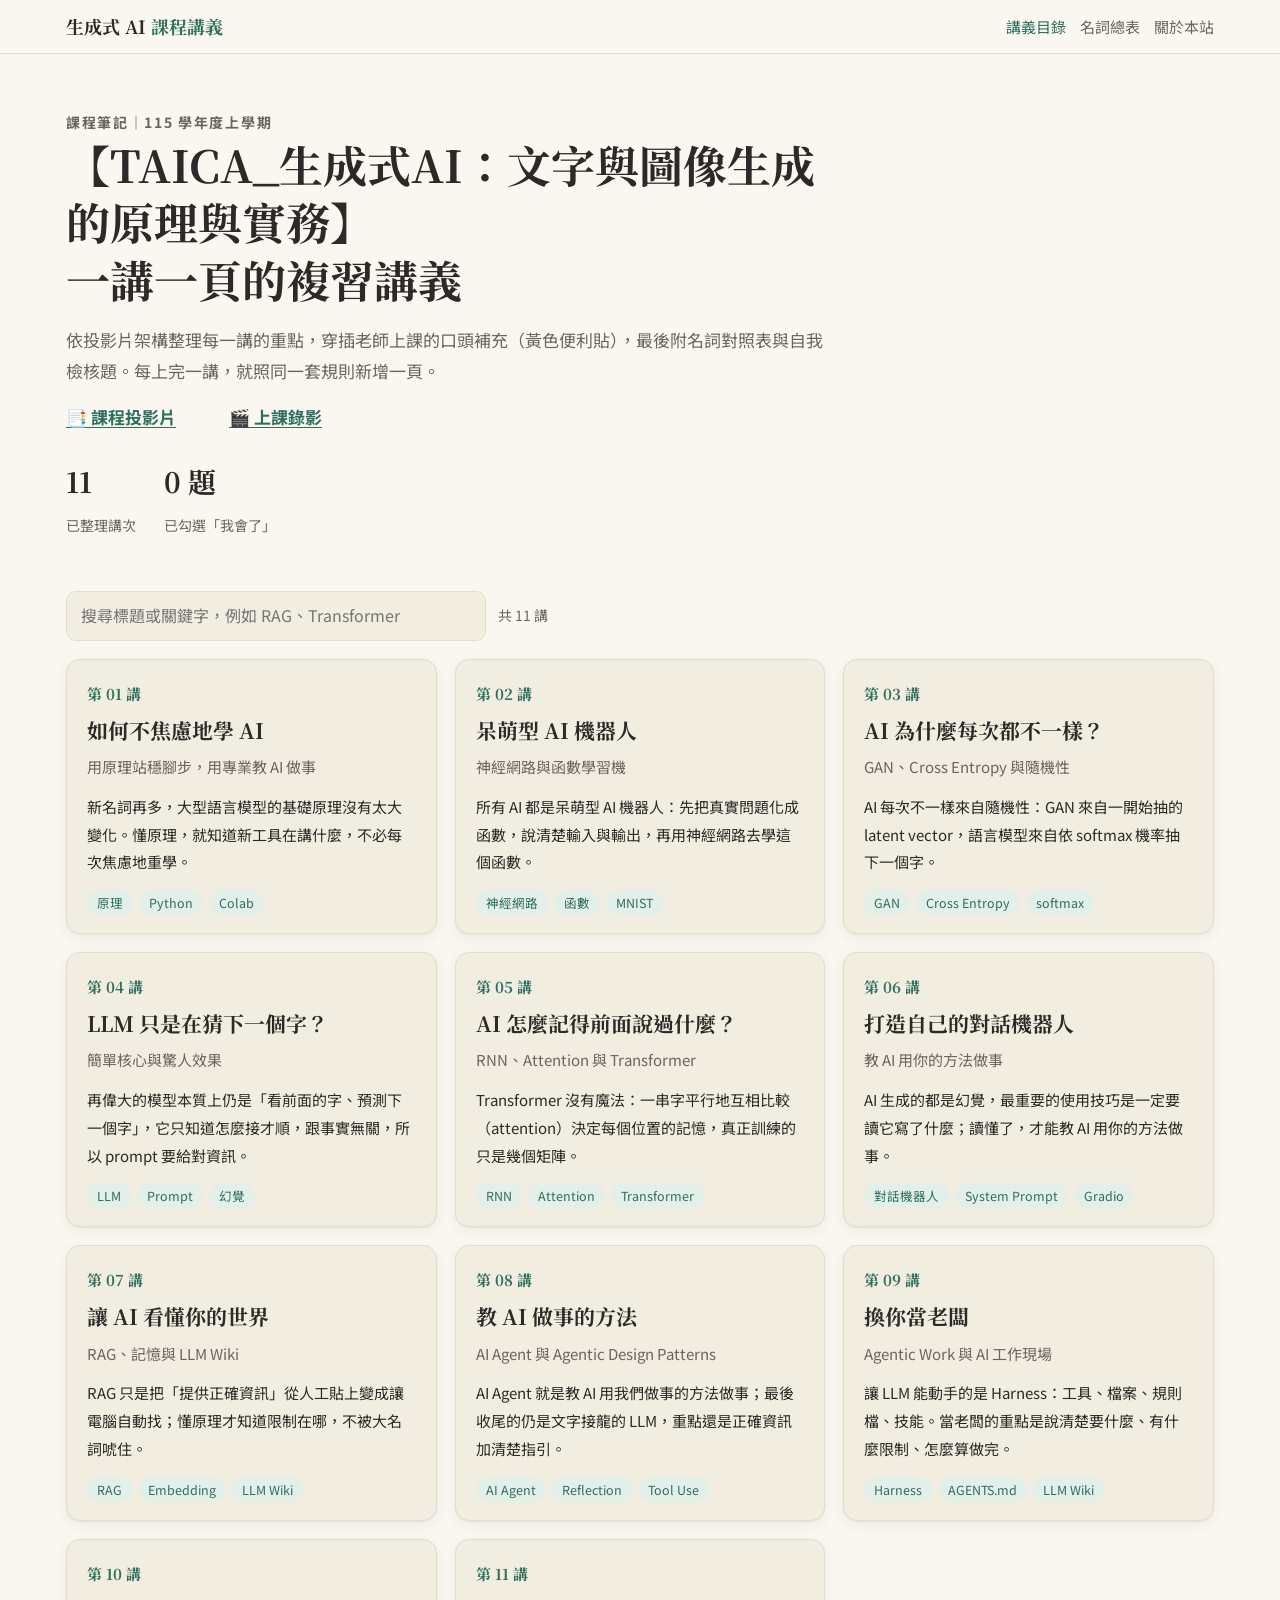
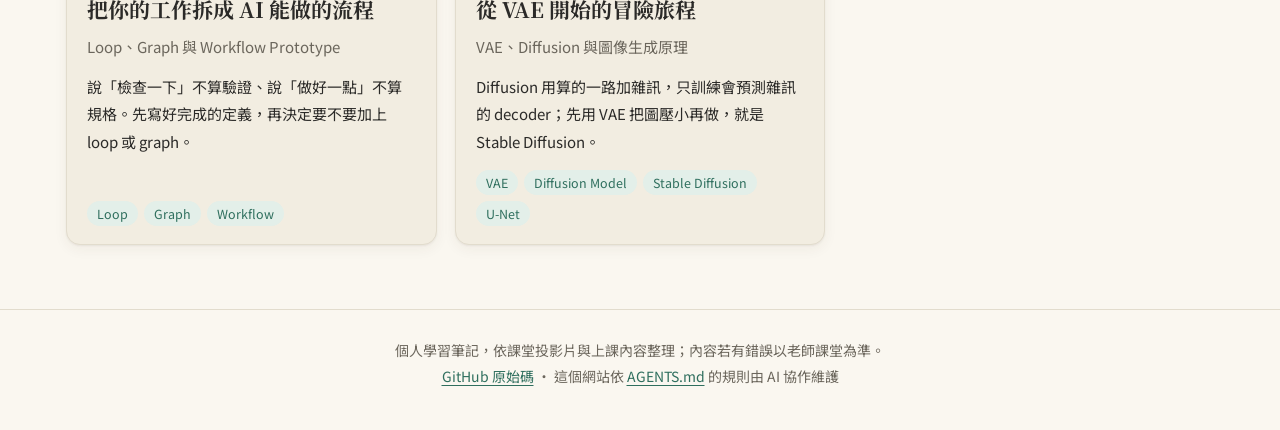
<file: index.html>
<!doctype html>
<html lang="zh-Hant-TW">
<head>
  <meta charset="utf-8">
  <meta name="viewport" content="width=device-width, initial-scale=1">
  <title>生成式 AI 課程講義</title>
  <meta name="description" content="【TAICA_生成式AI：文字與圖像生成的原理與實務】課程的個人講義網站：每一講的投影片重點、老師補充、名詞對照與自我檢核。">
  <link rel="preconnect" href="https://fonts.googleapis.com">
  <link rel="preconnect" href="https://fonts.gstatic.com" crossorigin>
  <link href="https://fonts.googleapis.com/css2?family=Noto+Sans+TC:wght@400;700&family=Noto+Serif+TC:wght@700&display=swap" rel="stylesheet">
  <link rel="stylesheet" href="assets/style.css">
</head>
<body>
  <main class="page">
    <section class="hero">
      <p class="eyebrow" id="term">課程筆記</p>
      <h1>【TAICA_生成式AI：文字與圖像生成的原理與實務】<br>一講一頁的複習講義</h1>
      <p>依投影片架構整理每一講的重點，穿插老師上課的口頭補充（黃色便利貼），最後附名詞對照表與自我檢核題。每上完一講，就照同一套規則新增一頁。</p>
      <p class="hero-links"><a href="https://yenlung.me/1151GenAI" target="_blank" rel="noopener">📑 課程投影片</a>　<a href="https://www.youtube.com/@ive-iveai/streams" target="_blank" rel="noopener">🎬 上課錄影</a></p>
      <div class="stats">
        <div><b id="stat-lessons">–</b><span>已整理講次</span></div>
        <div><b id="stat-quiz">–</b><span>已勾選「我會了」</span></div>
      </div>
    </section>

    <div class="toolbar">
      <input class="search" id="search" type="search" placeholder="搜尋標題或關鍵字，例如 RAG、Transformer" aria-label="搜尋講義">
      <span class="count" id="count"></span>
    </div>
    <ul class="cards" id="cards"><li class="loading">載入講義目錄中…</li></ul>
  </main>

  <script src="assets/common.js"></script>
  <script>
    renderChrome("home");
    const cardsEl = document.getElementById("cards");

    function progress(id) {
      const total = +(store(`quiz-${id}-total`) || 0);
      const done = +(store(`quiz-${id}-done`) || 0);
      return { total, done };
    }

    function card(l) {
      const p = progress(l.id);
      const prog = p.total ? `<span class="progress">自我檢核 ${p.done} / ${p.total}</span>` : "";
      return `<li><a class="card" href="lesson.html?id=${esc(l.id)}">
        <span class="num">第 ${esc(l.id)} 講</span>
        <h2>${esc(l.title)}</h2>
        <p class="sub">${esc(l.subtitle)}</p>
        <p class="sum">${esc(l.summary)}</p>
        <span class="tags">${l.tags.map((t) => `<span class="tag">${esc(t)}</span>`).join("")}</span>
        ${prog}
      </a></li>`;
    }

    loadLessons().then((data) => {
      const lessons = data.lessons;
      document.getElementById("term").textContent = `課程筆記｜${data.term}`;
      document.getElementById("stat-lessons").textContent = lessons.length;
      const done = lessons.reduce((s, l) => s + progress(l.id).done, 0);
      const total = lessons.reduce((s, l) => s + progress(l.id).total, 0);
      document.getElementById("stat-quiz").textContent = total ? `${done} 題` : "0 題";

      const search = document.getElementById("search");
      const draw = () => {
        const q = search.value.trim().toLowerCase();
        const hit = lessons.filter((l) =>
          !q || [l.id, l.title, l.subtitle, l.summary, ...l.tags].join(" ").toLowerCase().includes(q));
        cardsEl.innerHTML = hit.length ? hit.map(card).join("") : `<li class="empty">找不到符合「${esc(search.value)}」的講義。</li>`;
        document.getElementById("count").textContent = q ? `找到 ${hit.length} 講` : `共 ${lessons.length} 講`;
      };
      search.addEventListener("input", draw);
      draw();
    }).catch((e) => {
      cardsEl.innerHTML = `<li class="empty">${esc(e.message)}。如果是直接雙擊打開檔案，請改用本機伺服器預覽（見 README）。</li>`;
    });
  </script>
</body>
</html>
</file>
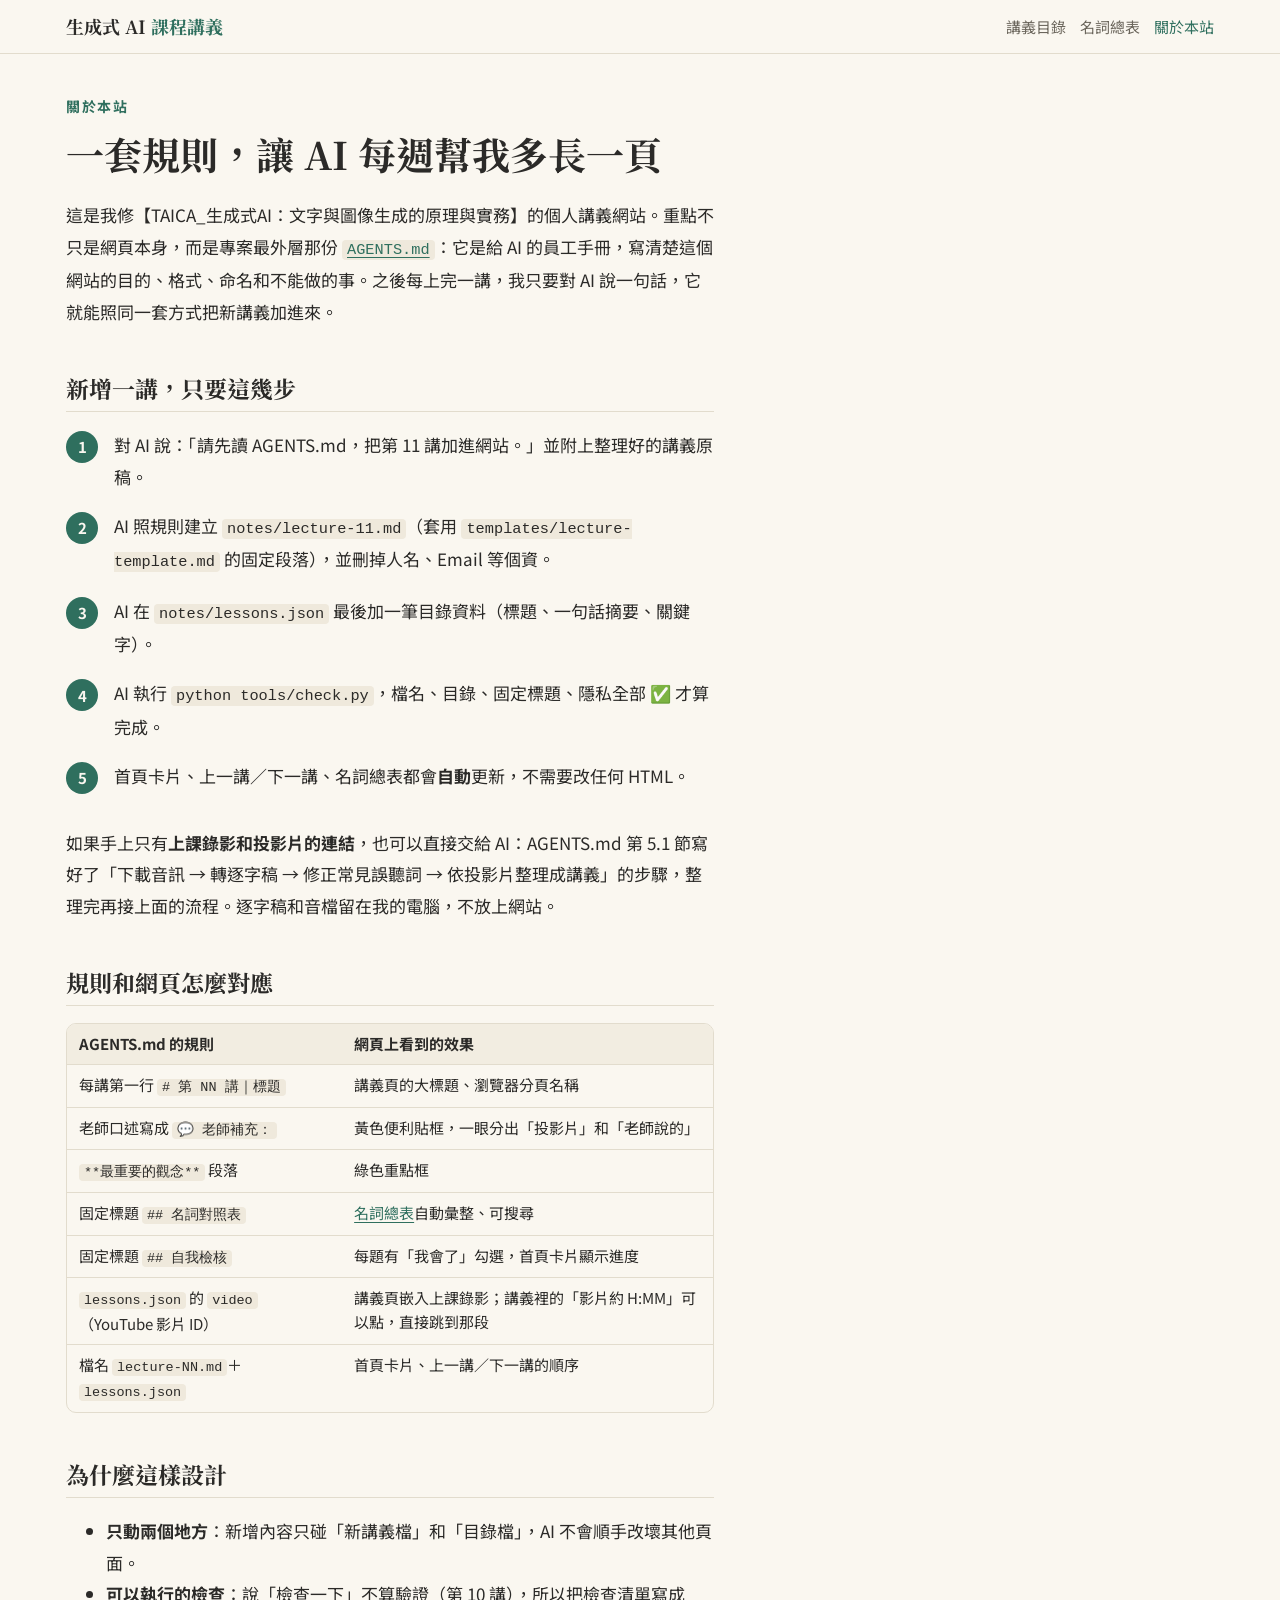
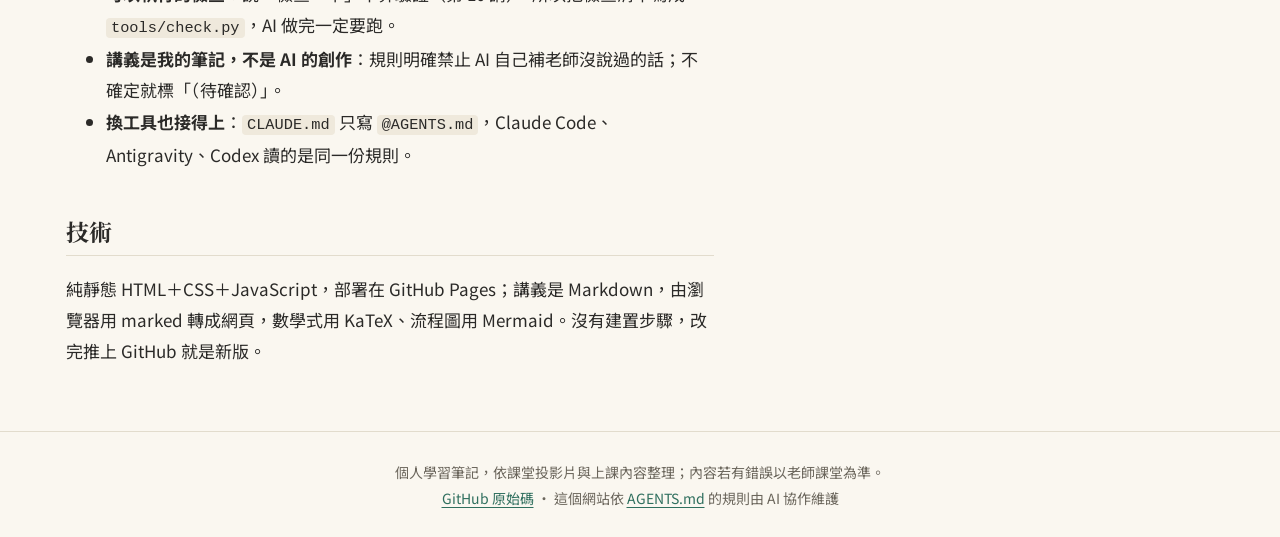
<file: about.html>
<!doctype html>
<html lang="zh-Hant-TW">
<head>
  <meta charset="utf-8">
  <meta name="viewport" content="width=device-width, initial-scale=1">
  <title>關於本站｜生成式 AI 課程講義</title>
  <link rel="preconnect" href="https://fonts.googleapis.com">
  <link rel="preconnect" href="https://fonts.gstatic.com" crossorigin>
  <link href="https://fonts.googleapis.com/css2?family=Noto+Sans+TC:wght@400;700&family=Noto+Serif+TC:wght@700&display=swap" rel="stylesheet">
  <link rel="stylesheet" href="assets/style.css">
</head>
<body>
  <main class="page">
    <article class="prose article">
      <p class="eyebrow">關於本站</p>
      <h1>一套規則，讓 AI 每週幫我多長一頁</h1>
      <p>這是我修【TAICA_生成式AI：文字與圖像生成的原理與實務】的個人講義網站。重點不只是網頁本身，而是專案最外層那份 <a id="agents-link" href="#"><code>AGENTS.md</code></a>：它是給 AI 的員工手冊，寫清楚這個網站的目的、格式、命名和不能做的事。之後每上完一講，我只要對 AI 說一句話，它就能照同一套方式把新講義加進來。</p>

      <h2>新增一講，只要這幾步</h2>
      <ol class="steps">
        <li>對 AI 說：「請先讀 AGENTS.md，把第 11 講加進網站。」並附上整理好的講義原稿。</li>
        <li>AI 照規則建立 <code>notes/lecture-11.md</code>（套用 <code>templates/lecture-template.md</code> 的固定段落），並刪掉人名、Email 等個資。</li>
        <li>AI 在 <code>notes/lessons.json</code> 最後加一筆目錄資料（標題、一句話摘要、關鍵字）。</li>
        <li>AI 執行 <code>python tools/check.py</code>，檔名、目錄、固定標題、隱私全部 ✅ 才算完成。</li>
        <li>首頁卡片、上一講／下一講、名詞總表都會<strong>自動</strong>更新，不需要改任何 HTML。</li>
      </ol>

      <p>如果手上只有<strong>上課錄影和投影片的連結</strong>，也可以直接交給 AI：AGENTS.md 第 5.1 節寫好了「下載音訊 → 轉逐字稿 → 修正常見誤聽詞 → 依投影片整理成講義」的步驟，整理完再接上面的流程。逐字稿和音檔留在我的電腦，不放上網站。</p>

      <h2>規則和網頁怎麼對應</h2>
      <div class="table-wrap"><table>
        <thead><tr><th>AGENTS.md 的規則</th><th>網頁上看到的效果</th></tr></thead>
        <tbody>
          <tr><td>每講第一行 <code># 第 NN 講｜標題</code></td><td>講義頁的大標題、瀏覽器分頁名稱</td></tr>
          <tr><td>老師口述寫成 <code>💬 老師補充：</code></td><td>黃色便利貼框，一眼分出「投影片」和「老師說的」</td></tr>
          <tr><td><code>**最重要的觀念**</code> 段落</td><td>綠色重點框</td></tr>
          <tr><td>固定標題 <code>## 名詞對照表</code></td><td><a href="glossary.html">名詞總表</a>自動彙整、可搜尋</td></tr>
          <tr><td>固定標題 <code>## 自我檢核</code></td><td>每題有「我會了」勾選，首頁卡片顯示進度</td></tr>
          <tr><td><code>lessons.json</code> 的 <code>video</code>（YouTube 影片 ID）</td><td>講義頁嵌入上課錄影；講義裡的「影片約 H:MM」可以點，直接跳到那段</td></tr>
          <tr><td>檔名 <code>lecture-NN.md</code>＋<code>lessons.json</code></td><td>首頁卡片、上一講／下一講的順序</td></tr>
        </tbody>
      </table></div>

      <h2>為什麼這樣設計</h2>
      <ul>
        <li><strong>只動兩個地方</strong>：新增內容只碰「新講義檔」和「目錄檔」，AI 不會順手改壞其他頁面。</li>
        <li><strong>可以執行的檢查</strong>：說「檢查一下」不算驗證（第 10 講），所以把檢查清單寫成 <code>tools/check.py</code>，AI 做完一定要跑。</li>
        <li><strong>講義是我的筆記，不是 AI 的創作</strong>：規則明確禁止 AI 自己補老師沒說過的話；不確定就標「（待確認）」。</li>
        <li><strong>換工具也接得上</strong>：<code>CLAUDE.md</code> 只寫 <code>@AGENTS.md</code>，Claude Code、Antigravity、Codex 讀的是同一份規則。</li>
      </ul>

      <h2>技術</h2>
      <p>純靜態 HTML＋CSS＋JavaScript，部署在 GitHub Pages；講義是 Markdown，由瀏覽器用 marked 轉成網頁，數學式用 KaTeX、流程圖用 Mermaid。沒有建置步驟，改完推上 GitHub 就是新版。</p>
    </article>
  </main>
  <script src="assets/common.js"></script>
  <script>
    renderChrome("about");
    document.getElementById("agents-link").href = `${SITE.repo}/blob/main/AGENTS.md`;
  </script>
</body>
</html>
</file>
<file: assets/style.css>
/* 全站唯一樣式表。顏色只用這裡的變數（見 AGENTS.md 第 6 節）。 */
:root {
  --paper: #faf7f0;        /* 米白底 */
  --paper-2: #f2ede1;      /* 卡片、表頭 */
  --ink: #2b2a28;          /* 深墨文字 */
  --ink-soft: #6b665c;     /* 次要文字 */
  --line: #e2dccd;         /* 分隔線 */
  --accent: #2f6f5e;       /* 墨綠：連結、重點框 */
  --accent-soft: #e3efe9;
  --marker: #fff1b8;       /* 螢光黃：只給 💬 老師補充 */
  --marker-edge: #e6c34a;
  --code-bg: #efe9dc;
  --shadow: 0 1px 2px rgba(60, 50, 30, .06), 0 4px 14px rgba(60, 50, 30, .06);
  --serif: "Noto Serif TC", "Songti TC", serif;
  --sans: "Noto Sans TC", "PingFang TC", "Microsoft JhengHei", sans-serif;
  --mono: ui-monospace, "Cascadia Code", Consolas, monospace;
  --measure: 72ch;
  color-scheme: light;
}

@media (prefers-color-scheme: dark) {
  :root {
    --paper: #1c1b19;
    --paper-2: #262421;
    --ink: #ece7dc;
    --ink-soft: #a9a294;
    --line: #3a3732;
    --accent: #7cc4ad;
    --accent-soft: #23332d;
    --marker: #3b3420;
    --marker-edge: #b8973a;
    --code-bg: #2a2825;
    --shadow: 0 1px 2px rgba(0, 0, 0, .3);
    color-scheme: dark;
  }
}

* { box-sizing: border-box; }
html { -webkit-text-size-adjust: 100%; }
body {
  margin: 0;
  background: var(--paper);
  color: var(--ink);
  font-family: var(--sans);
  font-size: 17px;
  line-height: 1.85;
}
a { color: var(--accent); text-underline-offset: 3px; }
a:hover { text-decoration-thickness: 2px; }
img { max-width: 100%; }

/* ---------- 頁首／頁尾 ---------- */
.site-header {
  border-bottom: 1px solid var(--line);
  background: var(--paper);
  position: sticky; top: 0; z-index: 10;
}
.site-header .wrap {
  display: flex; align-items: center; gap: 16px;
  max-width: 1180px; margin: 0 auto; padding: 10px 16px;
}
.brand {
  font-family: var(--serif); font-weight: 700; font-size: 18px;
  color: var(--ink); text-decoration: none; margin-right: auto;
  white-space: nowrap; overflow: hidden; text-overflow: ellipsis;
}
.brand span { color: var(--accent); }
.site-nav { display: flex; gap: 14px; font-size: 15px; }
.site-nav a { color: var(--ink-soft); text-decoration: none; white-space: nowrap; }
.site-nav a[aria-current="page"], .site-nav a:hover { color: var(--accent); }
.site-footer {
  border-top: 1px solid var(--line);
  color: var(--ink-soft); font-size: 14px;
  padding: 28px 16px 40px; text-align: center; margin-top: 64px;
}

.page { max-width: 1180px; margin: 0 auto; padding: 0 16px; }

/* ---------- 首頁 ---------- */
.hero { padding: 56px 0 28px; max-width: 760px; }
.eyebrow { color: var(--accent); font-size: 14px; letter-spacing: .12em; font-weight: 700; margin: 0 0 8px; }
.hero h1 { font-family: var(--serif); font-size: clamp(30px, 6vw, 44px); line-height: 1.3; margin: 0 0 16px; }
.hero p { color: var(--ink-soft); margin: 0; }
.hero p.hero-links { margin-top: 14px; display: flex; flex-wrap: wrap; gap: 6px 18px; font-weight: 700; }
.stats { display: flex; gap: 28px; margin: 24px 0 0; flex-wrap: wrap; }
.stats b { display: block; font-family: var(--serif); font-size: 28px; color: var(--ink); }
.stats span { font-size: 14px; color: var(--ink-soft); }

.toolbar { display: flex; gap: 12px; align-items: center; margin: 24px 0 18px; flex-wrap: wrap; }
.search {
  flex: 1 1 260px; max-width: 420px;
  font: inherit; font-size: 16px; color: var(--ink);
  background: var(--paper-2); border: 1px solid var(--line);
  border-radius: 10px; padding: 9px 14px;
}
.search:focus { outline: 2px solid var(--accent); outline-offset: 1px; }
.toolbar .count { color: var(--ink-soft); font-size: 14px; }

.cards { display: grid; grid-template-columns: repeat(auto-fill, minmax(300px, 1fr)); gap: 18px; padding: 0; margin: 0; list-style: none; }
.card {
  display: flex; flex-direction: column; gap: 8px;
  background: var(--paper-2); border: 1px solid var(--line); border-radius: 14px;
  padding: 20px 20px 18px; color: inherit; text-decoration: none;
  box-shadow: var(--shadow); transition: transform .15s, border-color .15s;
  height: 100%;
}
.card:hover { transform: translateY(-2px); border-color: var(--accent); }
.card .num { font-family: var(--serif); font-size: 15px; color: var(--accent); font-weight: 700; }
.card h2 { font-family: var(--serif); font-size: 21px; line-height: 1.4; margin: 0; }
.card .sub { color: var(--ink-soft); font-size: 15px; margin: 0; }
.card .sum { font-size: 15px; margin: 4px 0 0; flex: 1; }
.tags { display: flex; flex-wrap: wrap; gap: 6px; margin-top: 6px; }
.tag { font-size: 12.5px; background: var(--accent-soft); color: var(--accent); border-radius: 999px; padding: 1px 10px; }
.card .progress { font-size: 13px; color: var(--ink-soft); }
.empty { color: var(--ink-soft); padding: 24px 0; }

/* ---------- 講義頁 ---------- */
.lesson-layout { display: grid; grid-template-columns: 240px minmax(0, 1fr); gap: 48px; padding-top: 32px; }
.toc { position: sticky; top: 76px; align-self: start; max-height: calc(100vh - 96px); overflow: auto; font-size: 14px; padding-right: 8px; }
.toc h2 { font-size: 13px; letter-spacing: .1em; color: var(--ink-soft); margin: 0 0 8px; }
.toc ol { list-style: none; padding: 0; margin: 0; }
.toc a { display: block; color: var(--ink-soft); text-decoration: none; padding: 4px 0 4px 10px; border-left: 2px solid var(--line); line-height: 1.5; }
.toc a:hover, .toc a.active { color: var(--accent); border-left-color: var(--accent); }
.toc details summary { display: none; }

.article { max-width: var(--measure); min-width: 0; }
.crumb { font-size: 14px; color: var(--ink-soft); margin: 0 0 12px; }
.article h1 { font-family: var(--serif); font-size: clamp(26px, 5vw, 36px); line-height: 1.35; margin: 0 0 20px; }
.article h1 small { display: block; font-size: .55em; color: var(--accent); font-weight: 700; letter-spacing: .08em; margin-bottom: 6px; }
.article h2 { font-family: var(--serif); font-size: 25px; line-height: 1.4; margin: 2.4em 0 .7em; padding-bottom: 6px; border-bottom: 1px solid var(--line); scroll-margin-top: 80px; }
.article h3 { font-size: 19px; margin: 1.8em 0 .5em; scroll-margin-top: 80px; }
.article h4 { font-size: 17px; margin: 1.4em 0 .4em; }
.article p, .article li { overflow-wrap: anywhere; }
.article blockquote { margin: 1em 0; padding: 4px 16px; border-left: 3px solid var(--line); color: var(--ink-soft); }
.article hr { border: 0; border-top: 1px dashed var(--line); margin: 2em 0; }
.article code { font-family: var(--mono); font-size: .9em; background: var(--code-bg); padding: 1px 5px; border-radius: 4px; }
.article pre { background: var(--code-bg); padding: 14px 16px; border-radius: 10px; overflow-x: auto; line-height: 1.6; }
.article pre code { background: none; padding: 0; }
.table-wrap { overflow-x: auto; margin: 1em 0; border: 1px solid var(--line); border-radius: 10px; }
.article table { border-collapse: collapse; width: 100%; font-size: 15px; line-height: 1.6; }
.article th, .article td { padding: 8px 12px; border-bottom: 1px solid var(--line); text-align: left; vertical-align: top; }
.article th { background: var(--paper-2); white-space: nowrap; }
.article tr:last-child td { border-bottom: 0; }
.katex-display { overflow-x: auto; overflow-y: hidden; padding: 4px 0; }
.mermaid { background: var(--paper-2); border-radius: 10px; padding: 12px; overflow-x: auto; text-align: center; }

/* 上課錄影 */
.video { margin: 0 0 1.6em; }
.video-frame { position: relative; aspect-ratio: 16 / 9; background: var(--paper-2); border: 1px solid var(--line); border-radius: 12px; overflow: hidden; }
.video-frame iframe { position: absolute; inset: 0; width: 100%; height: 100%; border: 0; }
.video-note { font-size: 13.5px; color: var(--ink-soft); margin: 8px 0 0; line-height: 1.6; }
a.timestamp { font-variant-numeric: tabular-nums; text-decoration-style: dotted; }
a.timestamp::before { content: "▶ "; font-size: .75em; }

/* 💬 老師補充：螢光便利貼 */
.teacher-note {
  background: var(--marker); border-left: 4px solid var(--marker-edge);
  border-radius: 4px 10px 10px 4px; padding: 10px 16px; margin: 1em 0;
}
.teacher-note > p:first-child { margin: 0 0 4px; font-weight: 700; }
.teacher-note ul, .teacher-note ol { margin: 0; padding-left: 1.3em; }
.teacher-note p:last-child { margin-bottom: 0; }
h2.spoken, h3.spoken { color: var(--ink); }
h2.spoken::after { content: "課堂口述"; font-family: var(--sans); font-size: 12px; font-weight: 700; color: var(--ink); background: var(--marker); border: 1px solid var(--marker-edge); border-radius: 999px; padding: 1px 8px; margin-left: 10px; vertical-align: middle; }

/* 最重要的觀念：綠色重點框 */
.key-idea { background: var(--accent-soft); border: 1px solid var(--accent); border-radius: 12px; padding: 14px 18px; margin: 1.2em 0; }

/* 自我檢核：勾選 */
.quiz { list-style: none; padding: 0; counter-reset: q; }
.quiz li { counter-increment: q; display: flex; gap: 12px; align-items: flex-start; padding: 10px 14px; margin: 8px 0; background: var(--paper-2); border: 1px solid var(--line); border-radius: 10px; }
.quiz li::before { content: counter(q); font-family: var(--serif); font-weight: 700; color: var(--accent); min-width: 1.4em; }
.quiz li .q { flex: 1; }
.quiz label { display: flex; align-items: center; gap: 4px; font-size: 13px; color: var(--ink-soft); white-space: nowrap; cursor: pointer; }
.quiz input { accent-color: var(--accent); width: 18px; height: 18px; }
.quiz li.done { border-color: var(--accent); }
.quiz li.done .q { color: var(--ink-soft); }
.quiz-meter { font-size: 14px; color: var(--ink-soft); }

.pager { display: grid; grid-template-columns: 1fr 1fr; gap: 14px; margin-top: 56px; }
.pager a { display: block; padding: 14px 16px; border: 1px solid var(--line); border-radius: 12px; text-decoration: none; color: inherit; background: var(--paper-2); }
.pager a:hover { border-color: var(--accent); }
.pager small { display: block; color: var(--ink-soft); font-size: 13px; }
.pager .next { text-align: right; grid-column: 2; }
.source-link { font-size: 14px; color: var(--ink-soft); margin-top: 24px; }
.loading { color: var(--ink-soft); padding: 40px 0; }

/* ---------- 名詞總表 ---------- */
.gloss-table td:first-child { font-weight: 700; min-width: 9em; }
.gloss-table td:last-child { white-space: nowrap; }
.gloss-table a { font-size: 13px; }

/* ---------- 關於 ---------- */
.prose { max-width: var(--measure); padding-top: 40px; }
.prose h1 { font-family: var(--serif); font-size: clamp(28px, 5vw, 38px); line-height: 1.35; }
.prose h2 { font-family: var(--serif); font-size: 23px; margin-top: 2em; }
.steps { counter-reset: s; list-style: none; padding: 0; }
.steps li { counter-increment: s; position: relative; padding: 0 0 18px 48px; }
.steps li::before { content: counter(s); position: absolute; left: 0; top: 2px; width: 32px; height: 32px; border-radius: 50%; background: var(--accent); color: var(--paper); font-weight: 700; display: grid; place-items: center; font-size: 15px; }

/* ---------- 手機 ---------- */
@media (max-width: 900px) {
  .lesson-layout { grid-template-columns: minmax(0, 1fr); gap: 0; padding-top: 20px; }
  .toc { position: static; max-height: none; margin-bottom: 16px; padding: 0; }
  .toc details { border: 1px solid var(--line); border-radius: 10px; padding: 8px 14px; background: var(--paper-2); }
  .toc details summary { display: list-item; cursor: pointer; font-weight: 700; color: var(--ink); }
  .toc details h2 { display: none; }
  .toc details[open] ol { margin-top: 8px; }
}
@media (max-width: 520px) {
  body { font-size: 16px; }
  .site-nav { gap: 10px; font-size: 14px; }
  .brand { font-size: 16px; }
  .pager { grid-template-columns: 1fr; }
  .pager .next { grid-column: 1; }
  .quiz li { flex-wrap: wrap; }
  .gloss-table thead { display: none; }
  .gloss-table tr { display: block; padding: 10px 14px; border-bottom: 1px solid var(--line); }
  .gloss-table td { display: block; padding: 0; border: 0; min-width: 0; }
  .gloss-table td:first-child { min-width: 0; }
  .gloss-table td:last-child { margin-top: 2px; }
}
</file>
